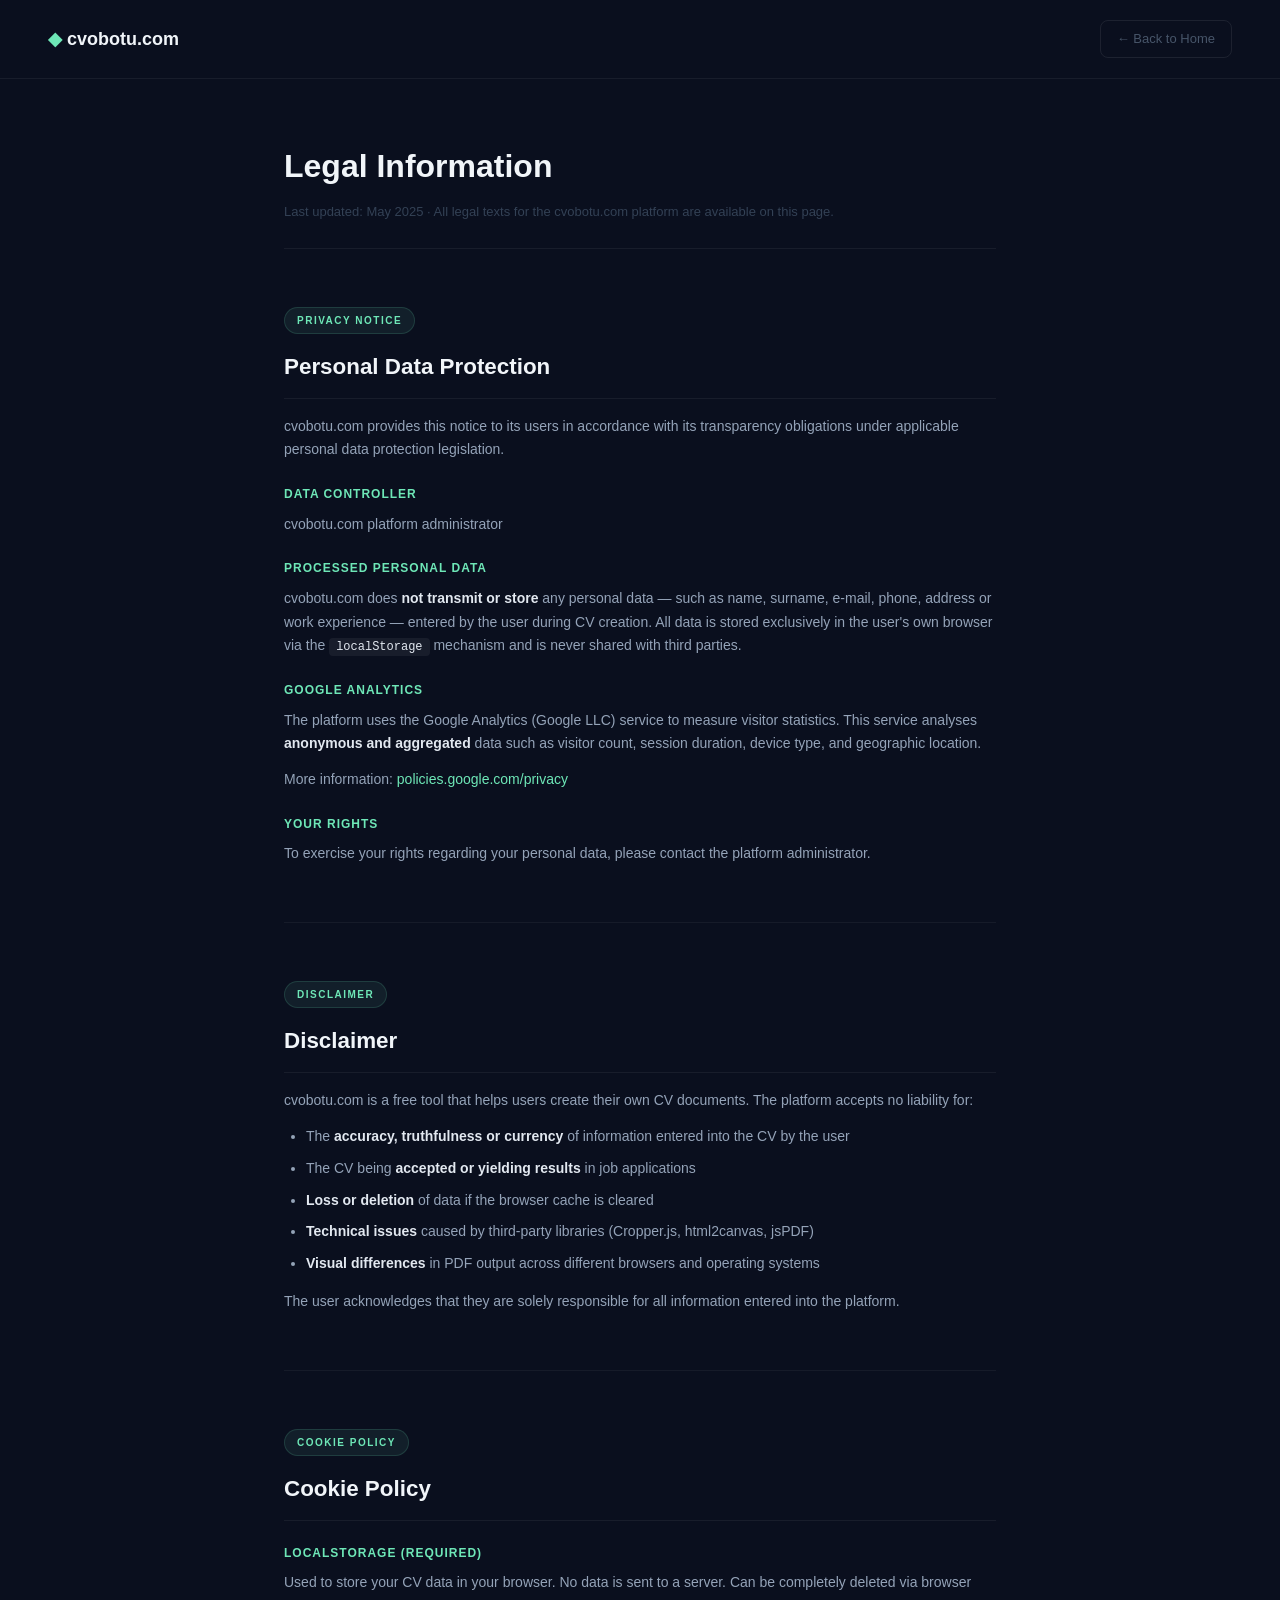
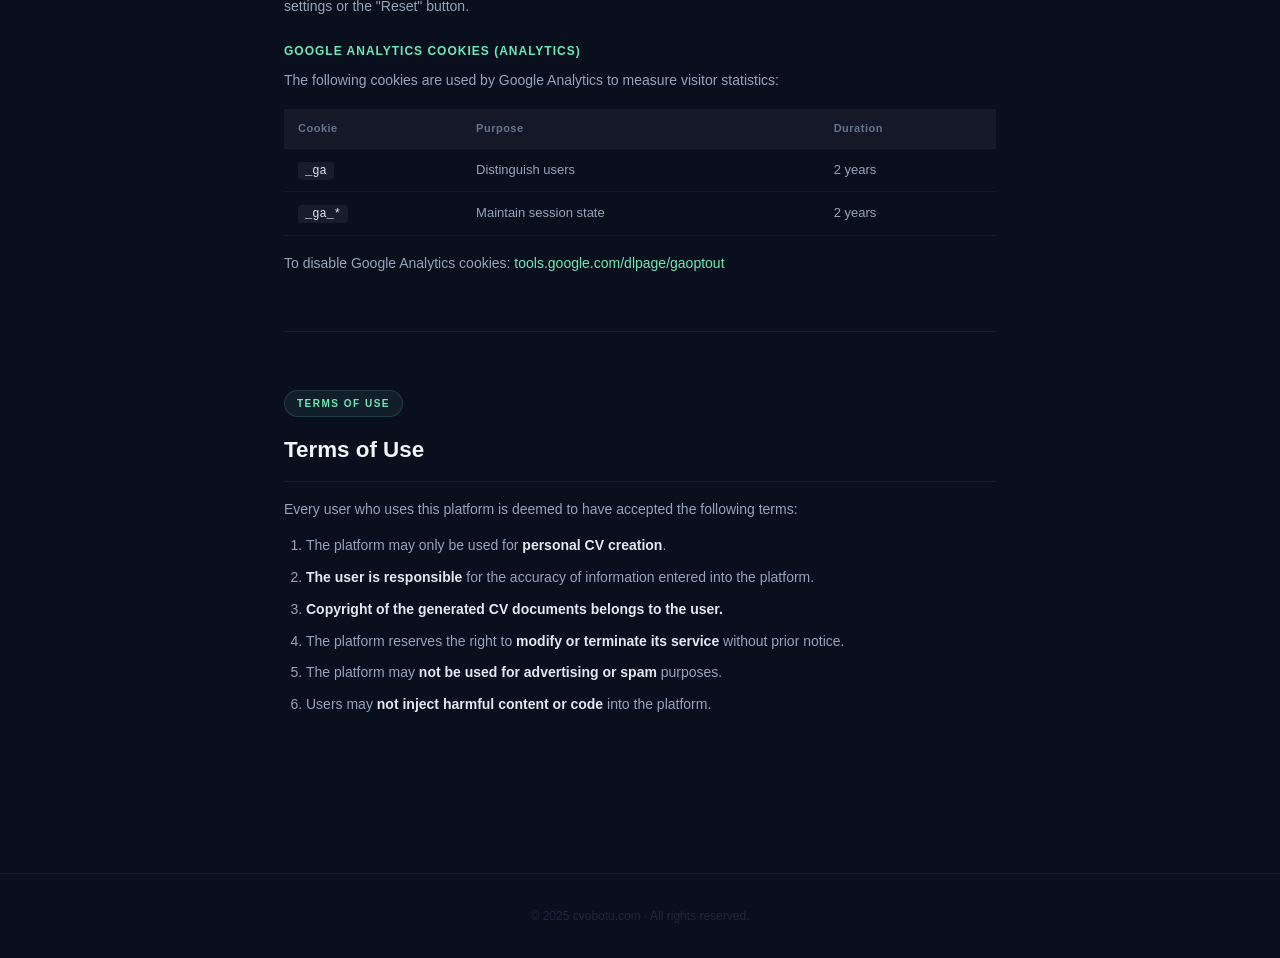
<file: legal.html>
<!DOCTYPE html>
<html lang="tr" id="legalHtmlRoot">
<head>
    <meta charset="UTF-8">
    <meta name="viewport" content="width=device-width, initial-scale=1.0">
    <title id="legalPageTitle">Yasal Bilgiler — cvobotu.com</title>
    <style>
        * { margin: 0; padding: 0; box-sizing: border-box; }
        body {
            font-family: -apple-system, BlinkMacSystemFont, 'Segoe UI', Roboto, Arial, sans-serif;
            background: #0a0f1e;
            color: #94a3b8;
            line-height: 1.7;
        }
        .legal-nav {
            display: flex;
            align-items: center;
            justify-content: space-between;
            padding: 20px 48px;
            border-bottom: 1px solid rgba(255,255,255,0.06);
            position: sticky;
            top: 0;
            background: #0a0f1e;
            z-index: 10;
        }
        .legal-nav-logo {
            font-size: 18px;
            font-weight: 700;
            color: #f1f5f9;
        }
        .legal-nav-logo span { color: #6ee7b7; }
        .legal-nav-back {
            font-size: 13px;
            color: #475569;
            text-decoration: none;
            padding: 7px 16px;
            border: 1px solid rgba(255,255,255,0.08);
            border-radius: 8px;
            transition: all 0.2s;
        }
        .legal-nav-back:hover {
            color: #6ee7b7;
            border-color: rgba(110,231,183,0.3);
        }
        .legal-container {
            max-width: 760px;
            margin: 0 auto;
            padding: 60px 24px 100px;
        }
        .legal-page-title {
            font-size: 2rem;
            font-weight: 800;
            color: #f1f5f9;
            margin-bottom: 8px;
        }
        .legal-page-sub {
            font-size: 13px;
            color: #334155;
            margin-bottom: 56px;
            padding-bottom: 24px;
            border-bottom: 1px solid rgba(255,255,255,0.06);
        }
        .legal-section {
            margin-bottom: 56px;
            scroll-margin-top: 80px;
        }
        .legal-section-badge {
            display: inline-block;
            font-size: 10px;
            font-weight: 700;
            letter-spacing: 1.5px;
            color: #6ee7b7;
            background: rgba(110,231,183,0.08);
            border: 1px solid rgba(110,231,183,0.15);
            padding: 4px 12px;
            border-radius: 20px;
            margin-bottom: 14px;
            text-transform: uppercase;
        }
        .legal-section h2 {
            font-size: 1.4rem;
            font-weight: 700;
            color: #f1f5f9;
            margin-bottom: 16px;
            padding-bottom: 12px;
            border-bottom: 1px solid rgba(255,255,255,0.06);
        }
        .legal-section h3 {
            font-size: 12px;
            font-weight: 700;
            color: #6ee7b7;
            text-transform: uppercase;
            letter-spacing: 1px;
            margin: 22px 0 8px;
        }
        .legal-section p {
            font-size: 14px;
            color: #94a3b8;
            margin-bottom: 12px;
        }
        .legal-section ul,
        .legal-section ol {
            padding-left: 22px;
            margin-bottom: 14px;
        }
        .legal-section li {
            font-size: 14px;
            color: #94a3b8;
            margin-bottom: 8px;
        }
        .legal-section a {
            color: #6ee7b7;
            text-decoration: none;
        }
        .legal-section a:hover {
            text-decoration: underline;
        }
        .legal-section strong {
            color: #e2e8f0;
            font-weight: 600;
        }
        .legal-section code {
            font-size: 12px;
            background: rgba(255,255,255,0.06);
            padding: 2px 7px;
            border-radius: 4px;
            color: #e2e8f0;
            font-family: monospace;
        }
        .legal-table {
            width: 100%;
            border-collapse: collapse;
            margin: 16px 0;
            font-size: 13px;
        }
        .legal-table th {
            text-align: left;
            padding: 10px 14px;
            background: rgba(255,255,255,0.04);
            color: #64748b;
            font-weight: 600;
            font-size: 11px;
            letter-spacing: 0.5px;
            border-bottom: 1px solid rgba(255,255,255,0.06);
        }
        .legal-table td {
            padding: 10px 14px;
            color: #94a3b8;
            border-bottom: 1px solid rgba(255,255,255,0.04);
        }
        .legal-divider {
            border: none;
            border-top: 1px solid rgba(255,255,255,0.05);
            margin: 0 0 56px;
        }
        .legal-footer {
            text-align: center;
            padding: 32px 0;
            border-top: 1px solid rgba(255,255,255,0.05);
            font-size: 12px;
            color: #1e293b;
        }
        @media (max-width: 768px) {
            .legal-nav { padding: 16px 20px; }
            .legal-container { padding: 40px 20px 80px; }
            .legal-page-title { font-size: 1.5rem; }
        }
        [dir="rtl"] .legal-nav { flex-direction: row-reverse; }
        [dir="rtl"] .legal-section ul,
        [dir="rtl"] .legal-section ol { padding-left: 0; padding-right: 22px; }
        [dir="rtl"] .legal-nav-back { direction: rtl; }
    </style>
</head>
<body>

    <nav class="legal-nav">
        <div class="legal-nav-logo"><span>&#9670;</span> cvobotu.com</div>
        <a href="index.html" class="legal-nav-back" id="legalBackLink">← Ana Sayfaya Dön</a>
    </nav>

    <div class="legal-container">

        <h1 class="legal-page-title" id="legalMainTitle">Yasal Bilgiler</h1>
        <p class="legal-page-sub" id="legalPageSub">Son güncelleme: Mayıs 2025 · cvobotu.com platformuna ait tüm yasal metinler bu sayfada yer almaktadır.</p>

        <!-- KVKK -->
        <section class="legal-section" id="kvkk">
            <div class="legal-section-badge" id="badgeKvkk">KVKK Aydınlatma</div>
            <h2 id="titleKvkk">Kişisel Verilerin Korunması</h2>
            <p id="kvkkIntro"></p>
            <h3 id="kvkkH1"></h3>
            <p id="kvkkVeriSorumlusu"></p>
            <h3 id="kvkkH2"></h3>
            <p id="kvkkVeriIsleme"></p>
            <h3 id="kvkkH3"></h3>
            <p id="kvkkAnalytics"></p>
            <p id="kvkkAnalyticsLink"></p>
            <h3 id="kvkkH4"></h3>
            <p id="kvkkHaklar"></p>
        </section>

        <hr class="legal-divider">

        <!-- Sorumluluk -->
        <section class="legal-section" id="sorumluluk">
            <div class="legal-section-badge" id="badgeSorumluluk">Sorumluluk Reddi</div>
            <h2 id="titleSorumluluk">Sorumluluk Reddi Beyanı</h2>
            <p id="sorumlulukIntro"></p>
            <ul id="sorumlulukList"></ul>
            <p id="sorumlulukOutro"></p>
        </section>

        <hr class="legal-divider">

        <!-- Çerez -->
        <section class="legal-section" id="cerez">
            <div class="legal-section-badge" id="badgeCerez">Çerez Politikası</div>
            <h2 id="titleCerez">Çerez (Cookie) Politikası</h2>
            <h3 id="cerezH1"></h3>
            <p id="cerezLocalStorage"></p>
            <h3 id="cerezH2"></h3>
            <p id="cerezGAIntro"></p>
            <table class="legal-table">
                <thead>
                    <tr>
                        <th id="cerezTblCerez">Çerez</th>
                        <th id="cerezTblAmac">Amaç</th>
                        <th id="cerezTblSure">Süre</th>
                    </tr>
                </thead>
                <tbody>
                    <tr>
                        <td><code>_ga</code></td>
                        <td id="cerezGaAmac"></td>
                        <td id="cerezGaSure"></td>
                    </tr>
                    <tr>
                        <td><code>_ga_*</code></td>
                        <td id="cerezGaStarAmac"></td>
                        <td id="cerezGaStarSure"></td>
                    </tr>
                </tbody>
            </table>
            <p id="cerezGAOptout"></p>
        </section>

        <hr class="legal-divider">

        <!-- Kullanım -->
        <section class="legal-section" id="kullanim">
            <div class="legal-section-badge" id="badgeKullanim">Kullanım Koşulları</div>
            <h2 id="titleKullanim">Kullanım Koşulları</h2>
            <p id="kullanimIntro"></p>
            <ol id="kullanimList"></ol>
        </section>

    </div>

    <footer class="legal-footer">
        <p id="legalFooterText">&copy; 2025 cvobotu.com · Tüm hakları saklıdır.</p>
    </footer>

<script>
// ─── Legal Page i18n ───────────────────────────────────────
const LEGAL_LANG_KEY = 'cvBuilderLang';

const legalI18n = {
  tr: {
    pageTitle:        'Yasal Bilgiler — cvobotu.com',
    backLink:         '← Ana Sayfaya Dön',
    mainTitle:        'Yasal Bilgiler',
    pageSub:          'Son güncelleme: Mayıs 2025 · cvobotu.com platformuna ait tüm yasal metinler bu sayfada yer almaktadır.',
    // KVKK
    badgeKvkk:        'KVKK Aydınlatma',
    titleKvkk:        'Kişisel Verilerin Korunması',
    kvkkIntro:        'cvobotu.com, 6698 sayılı Kişisel Verilerin Korunması Kanunu (KVKK) kapsamında aydınlatma yükümlülüğünü yerine getirmek amacıyla bu metni kullanıcılarına sunmaktadır.',
    kvkkH1:           'Veri Sorumlusu',
    kvkkVeriSorumlusu:'cvobotu.com platform yöneticisi',
    kvkkH2:           'İşlenen Kişisel Veriler',
    kvkkVeriIsleme:   'cvobotu.com, kullanıcıların CV oluştururken girdiği ad, soyad, e-posta, telefon, adres ve iş deneyimi gibi kişisel verileri <strong>hiçbir sunucuya göndermez ve depolamaz.</strong> Girilen tüm veriler yalnızca kullanıcının kendi tarayıcısında <code>localStorage</code> mekanizması aracılığıyla saklanır. Bu veriler yalnızca kullanıcının kendi cihazında bulunur ve üçüncü taraflarla paylaşılmaz.',
    kvkkH3:           'Google Analytics',
    kvkkAnalytics:    'Platform, ziyaretçi istatistiklerini ölçmek amacıyla Google Analytics (Google LLC) hizmetini kullanmaktadır. Bu hizmet; ziyaretçi sayısı, oturum süresi, kullanılan cihaz ve coğrafi konum gibi <strong>anonim ve toplu</strong> verileri analiz etmektedir.',
    kvkkAnalyticsLink:'Detaylı bilgi: <a href="https://policies.google.com/privacy" target="_blank">policies.google.com/privacy</a>',
    kvkkH4:           'Haklarınız',
    kvkkHaklar:       'KVKK\'nın 11. maddesi kapsamında kişisel verilerinize ilişkin haklarınızı kullanmak için platform yöneticisi ile iletişime geçebilirsiniz.',
    // Sorumluluk
    badgeSorumluluk:  'Sorumluluk Reddi',
    titleSorumluluk:  'Sorumluluk Reddi Beyanı',
    sorumlulukIntro:  'cvobotu.com, kullanıcıların kendi CV belgelerini oluşturmasına yardımcı olan ücretsiz bir araçtır. Platform aşağıdaki hususlarda sorumluluk kabul etmemektedir:',
    sorumlulukItems:  [
      'Kullanıcı tarafından CV\'ye girilen bilgilerin <strong>doğruluğu, gerçekliği veya güncelliği</strong>',
      'Oluşturulan CV\'nin iş başvurularında <strong>kabul görmesi veya sonuç vermesi</strong>',
      'Tarayıcı önbelleğinin temizlenmesi durumunda verilerin <strong>kaybolması veya silinmesi</strong>',
      'Üçüncü taraf kütüphaneler (Cropper.js, html2canvas, jsPDF) kaynaklı <strong>teknik sorunlar</strong>',
      'Farklı tarayıcı ve işletim sistemlerinde PDF çıktısının <strong>görünüm farklılıkları</strong>'
    ],
    sorumlulukOutro:  'Kullanıcı, platforma girdiği tüm bilgilerin sorumluluğunun kendisine ait olduğunu kabul eder.',
    // Çerez
    badgeCerez:       'Çerez Politikası',
    titleCerez:       'Çerez (Cookie) Politikası',
    cerezH1:          'localStorage (Zorunlu)',
    cerezLocalStorage:'CV verilerinizi tarayıcınızda saklamak için kullanılır. Sunucuya herhangi bir veri gönderilmez. Tarayıcı ayarlarından veya "Sıfırla" butonu aracılığıyla tamamen silinebilir.',
    cerezH2:          'Google Analytics Çerezleri (Analitik)',
    cerezGAIntro:     'Ziyaretçi istatistiklerini ölçmek amacıyla Google Analytics tarafından aşağıdaki çerezler kullanılmaktadır:',
    cerezTblCerez:    'Çerez',
    cerezTblAmac:     'Amaç',
    cerezTblSure:     'Süre',
    cerezGaAmac:      'Kullanıcıları ayırt etmek',
    cerezGaSure:      '2 yıl',
    cerezGaStarAmac:  'Oturum durumunu korumak',
    cerezGaStarSure:  '2 yıl',
    cerezGAOptout:    'Google Analytics çerezlerini devre dışı bırakmak için: <a href="https://tools.google.com/dlpage/gaoptout" target="_blank">tools.google.com/dlpage/gaoptout</a>',
    // Kullanım
    badgeKullanim:    'Kullanım Koşulları',
    titleKullanim:    'Kullanım Koşulları',
    kullanimIntro:    'Bu platformu kullanan her kullanıcı aşağıdaki koşulları kabul etmiş sayılır:',
    kullanimItems:    [
      'Platform yalnızca <strong>kişisel CV oluşturma</strong> amacıyla kullanılabilir.',
      'Platforma girilen bilgilerin doğruluğundan <strong>kullanıcı sorumludur.</strong>',
      'Oluşturulan CV belgeleri üzerindeki <strong>telif hakkı kullanıcıya aittir.</strong>',
      'Platform, önceden haber vermeksizin <strong>hizmetini değiştirme veya sonlandırma</strong> hakkını saklı tutar.',
      'Platform <strong>reklam veya spam</strong> amacıyla kullanılamaz.',
      'Kullanıcılar platforma <strong>zararlı içerik veya kod</strong> enjekte edemez.'
    ],
    // Footer
    footerText:       '© 2025 cvobotu.com · Tüm hakları saklıdır.'
  },

  en: {
    pageTitle:        'Legal Information — cvobotu.com',
    backLink:         '← Back to Home',
    mainTitle:        'Legal Information',
    pageSub:          'Last updated: May 2025 · All legal texts for the cvobotu.com platform are available on this page.',
    badgeKvkk:        'Privacy Notice',
    titleKvkk:        'Personal Data Protection',
    kvkkIntro:        'cvobotu.com provides this notice to its users in accordance with its transparency obligations under applicable personal data protection legislation.',
    kvkkH1:           'Data Controller',
    kvkkVeriSorumlusu:'cvobotu.com platform administrator',
    kvkkH2:           'Processed Personal Data',
    kvkkVeriIsleme:   'cvobotu.com does <strong>not transmit or store</strong> any personal data — such as name, surname, e-mail, phone, address or work experience — entered by the user during CV creation. All data is stored exclusively in the user\'s own browser via the <code>localStorage</code> mechanism and is never shared with third parties.',
    kvkkH3:           'Google Analytics',
    kvkkAnalytics:    'The platform uses the Google Analytics (Google LLC) service to measure visitor statistics. This service analyses <strong>anonymous and aggregated</strong> data such as visitor count, session duration, device type, and geographic location.',
    kvkkAnalyticsLink:'More information: <a href="https://policies.google.com/privacy" target="_blank">policies.google.com/privacy</a>',
    kvkkH4:           'Your Rights',
    kvkkHaklar:       'To exercise your rights regarding your personal data, please contact the platform administrator.',
    badgeSorumluluk:  'Disclaimer',
    titleSorumluluk:  'Disclaimer',
    sorumlulukIntro:  'cvobotu.com is a free tool that helps users create their own CV documents. The platform accepts no liability for:',
    sorumlulukItems:  [
      'The <strong>accuracy, truthfulness or currency</strong> of information entered into the CV by the user',
      'The CV being <strong>accepted or yielding results</strong> in job applications',
      '<strong>Loss or deletion</strong> of data if the browser cache is cleared',
      '<strong>Technical issues</strong> caused by third-party libraries (Cropper.js, html2canvas, jsPDF)',
      '<strong>Visual differences</strong> in PDF output across different browsers and operating systems'
    ],
    sorumlulukOutro:  'The user acknowledges that they are solely responsible for all information entered into the platform.',
    badgeCerez:       'Cookie Policy',
    titleCerez:       'Cookie Policy',
    cerezH1:          'localStorage (Required)',
    cerezLocalStorage:'Used to store your CV data in your browser. No data is sent to a server. Can be completely deleted via browser settings or the "Reset" button.',
    cerezH2:          'Google Analytics Cookies (Analytics)',
    cerezGAIntro:     'The following cookies are used by Google Analytics to measure visitor statistics:',
    cerezTblCerez:    'Cookie',
    cerezTblAmac:     'Purpose',
    cerezTblSure:     'Duration',
    cerezGaAmac:      'Distinguish users',
    cerezGaSure:      '2 years',
    cerezGaStarAmac:  'Maintain session state',
    cerezGaStarSure:  '2 years',
    cerezGAOptout:    'To disable Google Analytics cookies: <a href="https://tools.google.com/dlpage/gaoptout" target="_blank">tools.google.com/dlpage/gaoptout</a>',
    badgeKullanim:    'Terms of Use',
    titleKullanim:    'Terms of Use',
    kullanimIntro:    'Every user who uses this platform is deemed to have accepted the following terms:',
    kullanimItems:    [
      'The platform may only be used for <strong>personal CV creation</strong>.',
      '<strong>The user is responsible</strong> for the accuracy of information entered into the platform.',
      '<strong>Copyright of the generated CV documents belongs to the user.</strong>',
      'The platform reserves the right to <strong>modify or terminate its service</strong> without prior notice.',
      'The platform may <strong>not be used for advertising or spam</strong> purposes.',
      'Users may <strong>not inject harmful content or code</strong> into the platform.'
    ],
    footerText:       '© 2025 cvobotu.com · All rights reserved.'
  },

  de: {
    pageTitle:        'Rechtliche Informationen — cvobotu.com',
    backLink:         '← Zurück zur Startseite',
    mainTitle:        'Rechtliche Informationen',
    pageSub:          'Letzte Aktualisierung: Mai 2025 · Alle rechtlichen Texte der cvobotu.com-Plattform sind auf dieser Seite verfügbar.',
    badgeKvkk:        'Datenschutzhinweis',
    titleKvkk:        'Schutz personenbezogener Daten',
    kvkkIntro:        'cvobotu.com stellt diesen Hinweis seinen Nutzern zur Verfügung, um seinen Transparenzpflichten gemäß den geltenden Datenschutzgesetzen nachzukommen.',
    kvkkH1:           'Verantwortlicher',
    kvkkVeriSorumlusu:'cvobotu.com-Plattformadministrator',
    kvkkH2:           'Verarbeitete personenbezogene Daten',
    kvkkVeriIsleme:   'cvobotu.com <strong>überträgt oder speichert keine</strong> personenbezogenen Daten — wie Name, Vorname, E-Mail, Telefon, Adresse oder Berufserfahrung — die der Nutzer bei der CV-Erstellung eingibt. Alle Daten werden ausschließlich im Browser des Nutzers über den <code>localStorage</code>-Mechanismus gespeichert und niemals an Dritte weitergegeben.',
    kvkkH3:           'Google Analytics',
    kvkkAnalytics:    'Die Plattform nutzt den Dienst Google Analytics (Google LLC) zur Messung von Besucherstatistiken. Dieser Dienst analysiert <strong>anonyme und aggregierte</strong> Daten wie Besucherzahl, Sitzungsdauer, Gerätetyp und geografischen Standort.',
    kvkkAnalyticsLink:'Weitere Informationen: <a href="https://policies.google.com/privacy" target="_blank">policies.google.com/privacy</a>',
    kvkkH4:           'Ihre Rechte',
    kvkkHaklar:       'Um Ihre Rechte bezüglich Ihrer personenbezogenen Daten auszuüben, wenden Sie sich bitte an den Plattformadministrator.',
    badgeSorumluluk:  'Haftungsausschluss',
    titleSorumluluk:  'Haftungsausschluss',
    sorumlulukIntro:  'cvobotu.com ist ein kostenloses Tool, das Nutzern hilft, ihre eigenen Lebenslauf-Dokumente zu erstellen. Die Plattform übernimmt keine Haftung für:',
    sorumlulukItems:  [
      '<strong>Richtigkeit, Wahrheit oder Aktualität</strong> der vom Nutzer im Lebenslauf eingegebenen Informationen',
      'Annahme oder <strong>Erfolg des Lebenslaufs</strong> bei Bewerbungen',
      '<strong>Verlust oder Löschung</strong> von Daten bei Leerung des Browser-Caches',
      '<strong>Technische Probleme</strong> durch Drittanbieter-Bibliotheken (Cropper.js, html2canvas, jsPDF)',
      '<strong>Visuelle Unterschiede</strong> in der PDF-Ausgabe zwischen verschiedenen Browsern und Betriebssystemen'
    ],
    sorumlulukOutro:  'Der Nutzer erkennt an, dass er allein für alle in die Plattform eingegebenen Informationen verantwortlich ist.',
    badgeCerez:       'Cookie-Richtlinie',
    titleCerez:       'Cookie-Richtlinie',
    cerezH1:          'localStorage (Erforderlich)',
    cerezLocalStorage:'Wird verwendet, um Ihre CV-Daten im Browser zu speichern. Es werden keine Daten an einen Server gesendet. Kann über die Browser-Einstellungen oder die Schaltfläche „Zurücksetzen" vollständig gelöscht werden.',
    cerezH2:          'Google Analytics Cookies (Analytisch)',
    cerezGAIntro:     'Die folgenden Cookies werden von Google Analytics zur Messung von Besucherstatistiken verwendet:',
    cerezTblCerez:    'Cookie',
    cerezTblAmac:     'Zweck',
    cerezTblSure:     'Dauer',
    cerezGaAmac:      'Nutzer unterscheiden',
    cerezGaSure:      '2 Jahre',
    cerezGaStarAmac:  'Sitzungsstatus aufrechterhalten',
    cerezGaStarSure:  '2 Jahre',
    cerezGAOptout:    'Um Google Analytics Cookies zu deaktivieren: <a href="https://tools.google.com/dlpage/gaoptout" target="_blank">tools.google.com/dlpage/gaoptout</a>',
    badgeKullanim:    'Nutzungsbedingungen',
    titleKullanim:    'Nutzungsbedingungen',
    kullanimIntro:    'Jeder Nutzer, der diese Plattform verwendet, gilt als Akzeptant der folgenden Bedingungen:',
    kullanimItems:    [
      'Die Plattform darf nur zur <strong>persönlichen Lebenslauf-Erstellung</strong> genutzt werden.',
      '<strong>Der Nutzer ist verantwortlich</strong> für die Richtigkeit der eingegebenen Informationen.',
      '<strong>Das Urheberrecht der erstellten Lebensläufe liegt beim Nutzer.</strong>',
      'Die Plattform behält sich das Recht vor, ihren <strong>Dienst ohne vorherige Ankündigung zu ändern oder einzustellen</strong>.',
      'Die Plattform darf <strong>nicht für Werbung oder Spam</strong> verwendet werden.',
      'Nutzer dürfen <strong>keine schädlichen Inhalte oder Code</strong> in die Plattform einschleusen.'
    ],
    footerText:       '© 2025 cvobotu.com · Alle Rechte vorbehalten.'
  },

  nl: {
    pageTitle:        'Juridische Informatie — cvobotu.com',
    backLink:         '← Terug naar Home',
    mainTitle:        'Juridische Informatie',
    pageSub:          'Laatste update: mei 2025 · Alle juridische teksten van het cvobotu.com-platform zijn op deze pagina beschikbaar.',
    badgeKvkk:        'Privacyverklaring',
    titleKvkk:        'Bescherming van persoonsgegevens',
    kvkkIntro:        'cvobotu.com biedt zijn gebruikers deze kennisgeving aan om te voldoen aan transparantieverplichtingen onder de toepasselijke wetgeving inzake gegevensbescherming.',
    kvkkH1:           'Verwerkingsverantwoordelijke',
    kvkkVeriSorumlusu:'cvobotu.com platformbeheerder',
    kvkkH2:           'Verwerkte persoonsgegevens',
    kvkkVeriIsleme:   'cvobotu.com <strong>verzendt of slaat geen</strong> persoonsgegevens op — zoals naam, achternaam, e-mail, telefoon, adres of werkervaring — die de gebruiker invoert bij het aanmaken van een cv. Alle gegevens worden uitsluitend opgeslagen in de eigen browser van de gebruiker via het <code>localStorage</code>-mechanisme en worden nooit gedeeld met derden.',
    kvkkH3:           'Google Analytics',
    kvkkAnalytics:    'Het platform gebruikt de dienst Google Analytics (Google LLC) om bezoekersstatistieken te meten. Deze dienst analyseert <strong>anonieme en geaggregeerde</strong> gegevens zoals het aantal bezoekers, sessieduur, apparaattype en geografische locatie.',
    kvkkAnalyticsLink:'Meer informatie: <a href="https://policies.google.com/privacy" target="_blank">policies.google.com/privacy</a>',
    kvkkH4:           'Uw rechten',
    kvkkHaklar:       'Neem contact op met de platformbeheerder om uw rechten met betrekking tot uw persoonsgegevens uit te oefenen.',
    badgeSorumluluk:  'Aansprakelijkheidsbeperking',
    titleSorumluluk:  'Aansprakelijkheidsbeperkingsverklaring',
    sorumlulukIntro:  'cvobotu.com is een gratis tool die gebruikers helpt hun eigen cv-documenten te maken. Het platform aanvaardt geen aansprakelijkheid voor:',
    sorumlulukItems:  [
      'De <strong>juistheid, waarheidsgetrouwheid of actualiteit</strong> van informatie die de gebruiker in het cv invoert',
      'Dat het cv <strong>wordt geaccepteerd of resultaat oplevert</strong> bij sollicitaties',
      '<strong>Verlies of verwijdering</strong> van gegevens als de browsercache wordt gewist',
      '<strong>Technische problemen</strong> veroorzaakt door bibliotheken van derden (Cropper.js, html2canvas, jsPDF)',
      '<strong>Visuele verschillen</strong> in PDF-uitvoer tussen verschillende browsers en besturingssystemen'
    ],
    sorumlulukOutro:  'De gebruiker erkent dat hij/zij volledig verantwoordelijk is voor alle informatie die in het platform is ingevoerd.',
    badgeCerez:       'Cookiebeleid',
    titleCerez:       'Cookiebeleid',
    cerezH1:          'localStorage (Verplicht)',
    cerezLocalStorage:'Wordt gebruikt om uw cv-gegevens in uw browser op te slaan. Er worden geen gegevens naar een server verzonden. Kan volledig worden verwijderd via de browserinstellingen of de knop "Opnieuw instellen".',
    cerezH2:          'Google Analytics Cookies (Analytisch)',
    cerezGAIntro:     'De volgende cookies worden door Google Analytics gebruikt om bezoekersstatistieken te meten:',
    cerezTblCerez:    'Cookie',
    cerezTblAmac:     'Doel',
    cerezTblSure:     'Duur',
    cerezGaAmac:      'Gebruikers onderscheiden',
    cerezGaSure:      '2 jaar',
    cerezGaStarAmac:  'Sessiestatus bijhouden',
    cerezGaStarSure:  '2 jaar',
    cerezGAOptout:    'Om Google Analytics cookies uit te schakelen: <a href="https://tools.google.com/dlpage/gaoptout" target="_blank">tools.google.com/dlpage/gaoptout</a>',
    badgeKullanim:    'Gebruiksvoorwaarden',
    titleKullanim:    'Gebruiksvoorwaarden',
    kullanimIntro:    'Elke gebruiker die dit platform gebruikt, wordt geacht de volgende voorwaarden te hebben aanvaard:',
    kullanimItems:    [
      'Het platform mag alleen worden gebruikt voor <strong>persoonlijke cv-aanmaak</strong>.',
      '<strong>De gebruiker is verantwoordelijk</strong> voor de juistheid van de ingevoerde informatie.',
      '<strong>Het auteursrecht op de gegenereerde cv-documenten berust bij de gebruiker.</strong>',
      'Het platform behoudt zich het recht voor om <strong>zijn dienst zonder voorafgaande kennisgeving te wijzigen of te beëindigen</strong>.',
      'Het platform mag <strong>niet worden gebruikt voor reclame of spam</strong>.',
      'Gebruikers mogen <strong>geen schadelijke inhoud of code</strong> in het platform injecteren.'
    ],
    footerText:       '© 2025 cvobotu.com · Alle rechten voorbehouden.'
  },

  fr: {
    pageTitle:        'Informations légales — cvobotu.com',
    backLink:         '← Retour à l\'accueil',
    mainTitle:        'Informations légales',
    pageSub:          'Dernière mise à jour : mai 2025 · Tous les textes légaux de la plateforme cvobotu.com sont disponibles sur cette page.',
    badgeKvkk:        'Politique de confidentialité',
    titleKvkk:        'Protection des données personnelles',
    kvkkIntro:        'cvobotu.com met cette notice à disposition de ses utilisateurs afin de remplir ses obligations de transparence en vertu de la législation applicable en matière de protection des données.',
    kvkkH1:           'Responsable du traitement',
    kvkkVeriSorumlusu:'Administrateur de la plateforme cvobotu.com',
    kvkkH2:           'Données personnelles traitées',
    kvkkVeriIsleme:   'cvobotu.com <strong>ne transmet ni ne stocke</strong> aucune donnée personnelle — telle que le nom, le prénom, l\'e-mail, le téléphone, l\'adresse ou l\'expérience professionnelle — saisie par l\'utilisateur lors de la création du CV. Toutes les données sont stockées exclusivement dans le navigateur de l\'utilisateur via le mécanisme <code>localStorage</code> et ne sont jamais partagées avec des tiers.',
    kvkkH3:           'Google Analytics',
    kvkkAnalytics:    'La plateforme utilise le service Google Analytics (Google LLC) pour mesurer les statistiques des visiteurs. Ce service analyse des données <strong>anonymes et agrégées</strong> telles que le nombre de visiteurs, la durée de session, le type d\'appareil et la localisation géographique.',
    kvkkAnalyticsLink:'Plus d\'informations : <a href="https://policies.google.com/privacy" target="_blank">policies.google.com/privacy</a>',
    kvkkH4:           'Vos droits',
    kvkkHaklar:       'Pour exercer vos droits relatifs à vos données personnelles, veuillez contacter l\'administrateur de la plateforme.',
    badgeSorumluluk:  'Clause de non-responsabilité',
    titleSorumluluk:  'Clause de non-responsabilité',
    sorumlulukIntro:  'cvobotu.com est un outil gratuit qui aide les utilisateurs à créer leurs propres documents CV. La plateforme décline toute responsabilité concernant :',
    sorumlulukItems:  [
      'L\'<strong>exactitude, la véracité ou l\'actualité</strong> des informations saisies dans le CV par l\'utilisateur',
      'L\'<strong>acceptation ou le résultat</strong> du CV lors de candidatures',
      'La <strong>perte ou suppression</strong> de données en cas de vidage du cache du navigateur',
      'Les <strong>problèmes techniques</strong> causés par des bibliothèques tierces (Cropper.js, html2canvas, jsPDF)',
      'Les <strong>différences visuelles</strong> dans le rendu PDF entre différents navigateurs et systèmes d\'exploitation'
    ],
    sorumlulukOutro:  'L\'utilisateur reconnaît être seul responsable de toutes les informations saisies sur la plateforme.',
    badgeCerez:       'Politique de cookies',
    titleCerez:       'Politique de cookies',
    cerezH1:          'localStorage (Obligatoire)',
    cerezLocalStorage:'Utilisé pour stocker vos données de CV dans votre navigateur. Aucune donnée n\'est envoyée à un serveur. Peut être entièrement supprimé via les paramètres du navigateur ou le bouton « Réinitialiser ».',
    cerezH2:          'Cookies Google Analytics (Analytiques)',
    cerezGAIntro:     'Les cookies suivants sont utilisés par Google Analytics pour mesurer les statistiques des visiteurs :',
    cerezTblCerez:    'Cookie',
    cerezTblAmac:     'Finalité',
    cerezTblSure:     'Durée',
    cerezGaAmac:      'Distinguer les utilisateurs',
    cerezGaSure:      '2 ans',
    cerezGaStarAmac:  'Maintenir l\'état de session',
    cerezGaStarSure:  '2 ans',
    cerezGAOptout:    'Pour désactiver les cookies Google Analytics : <a href="https://tools.google.com/dlpage/gaoptout" target="_blank">tools.google.com/dlpage/gaoptout</a>',
    badgeKullanim:    'Conditions d\'utilisation',
    titleKullanim:    'Conditions d\'utilisation',
    kullanimIntro:    'Tout utilisateur de cette plateforme est réputé avoir accepté les conditions suivantes :',
    kullanimItems:    [
      'La plateforme ne peut être utilisée qu\'à des fins de <strong>création personnelle de CV</strong>.',
      '<strong>L\'utilisateur est responsable</strong> de l\'exactitude des informations saisies sur la plateforme.',
      '<strong>Les droits d\'auteur sur les CV générés appartiennent à l\'utilisateur.</strong>',
      'La plateforme se réserve le droit de <strong>modifier ou d\'interrompre son service sans préavis</strong>.',
      'La plateforme ne peut <strong>pas être utilisée à des fins publicitaires ou de spam</strong>.',
      'Les utilisateurs ne peuvent <strong>pas injecter de contenu ou de code malveillant</strong> dans la plateforme.'
    ],
    footerText:       '© 2025 cvobotu.com · Tous droits réservés.'
  },

  ar: {
    pageTitle:        'المعلومات القانونية — cvobotu.com',
    backLink:         '→ العودة إلى الصفحة الرئيسية',
    mainTitle:        'المعلومات القانونية',
    pageSub:          'آخر تحديث: مايو 2025 · جميع النصوص القانونية لمنصة cvobotu.com متاحة في هذه الصفحة.',
    badgeKvkk:        'إشعار الخصوصية',
    titleKvkk:        'حماية البيانات الشخصية',
    kvkkIntro:        'تقدم cvobotu.com هذا الإشعار لمستخدميها للوفاء بالتزامات الشفافية وفقًا للتشريعات المعمول بها في مجال حماية البيانات.',
    kvkkH1:           'المتحكم في البيانات',
    kvkkVeriSorumlusu:'مسؤول منصة cvobotu.com',
    kvkkH2:           'البيانات الشخصية المعالجة',
    kvkkVeriIsleme:   'لا <strong>تُرسل cvobotu.com أو تخزّن</strong> أي بيانات شخصية — كالاسم والبريد الإلكتروني والهاتف والعنوان والخبرات المهنية — يُدخلها المستخدم أثناء إنشاء السيرة الذاتية. تُخزَّن جميع البيانات حصريًا في متصفح المستخدم عبر آلية <code>localStorage</code> ولا تُشارَك أبدًا مع أطراف ثالثة.',
    kvkkH3:           'Google Analytics',
    kvkkAnalytics:    'تستخدم المنصة خدمة Google Analytics (Google LLC) لقياس إحصاءات الزوار. تحلّل هذه الخدمة بيانات <strong>مجهولة ومجمّعة</strong> مثل عدد الزوار ومدة الجلسة ونوع الجهاز والموقع الجغرافي.',
    kvkkAnalyticsLink:'لمزيد من المعلومات: <a href="https://policies.google.com/privacy" target="_blank">policies.google.com/privacy</a>',
    kvkkH4:           'حقوقك',
    kvkkHaklar:       'للمطالبة بحقوقك المتعلقة ببياناتك الشخصية، يرجى التواصل مع مسؤول المنصة.',
    badgeSorumluluk:  'إخلاء المسؤولية',
    titleSorumluluk:  'إخلاء المسؤولية',
    sorumlulukIntro:  'cvobotu.com هو أداة مجانية تساعد المستخدمين على إنشاء وثائق سيرتهم الذاتية. لا تتحمل المنصة أي مسؤولية عن:',
    sorumlulukItems:  [
      '<strong>دقة أو صحة أو حداثة</strong> المعلومات التي يُدخلها المستخدم في السيرة الذاتية',
      '<strong>قبول السيرة الذاتية أو تحقيقها نتائج</strong> في طلبات التوظيف',
      '<strong>فقدان أو حذف</strong> البيانات عند مسح ذاكرة التخزين المؤقت للمتصفح',
      '<strong>مشكلات تقنية</strong> ناجمة عن مكتبات طرف ثالث (Cropper.js، html2canvas، jsPDF)',
      '<strong>اختلافات بصرية</strong> في مخرجات PDF بين المتصفحات وأنظمة التشغيل المختلفة'
    ],
    sorumlulukOutro:  'يقرّ المستخدم بأنه يتحمل المسؤولية الكاملة عن جميع المعلومات التي أدخلها في المنصة.',
    badgeCerez:       'سياسة ملفات تعريف الارتباط',
    titleCerez:       'سياسة ملفات تعريف الارتباط (Cookies)',
    cerezH1:          'localStorage (إلزامي)',
    cerezLocalStorage:'يُستخدم لتخزين بيانات سيرتك الذاتية في متصفحك. لا تُرسَل أي بيانات إلى خادم. يمكن حذفه بالكامل عبر إعدادات المتصفح أو زر "إعادة تعيين".',
    cerezH2:          'ملفات تعريف ارتباط Google Analytics (تحليلية)',
    cerezGAIntro:     'تستخدم Google Analytics ملفات تعريف الارتباط التالية لقياس إحصاءات الزوار:',
    cerezTblCerez:    'ملف تعريف الارتباط',
    cerezTblAmac:     'الغرض',
    cerezTblSure:     'المدة',
    cerezGaAmac:      'تمييز المستخدمين',
    cerezGaSure:      'سنتان',
    cerezGaStarAmac:  'الحفاظ على حالة الجلسة',
    cerezGaStarSure:  'سنتان',
    cerezGAOptout:    'لإلغاء تفعيل ملفات تعريف ارتباط Google Analytics: <a href="https://tools.google.com/dlpage/gaoptout" target="_blank">tools.google.com/dlpage/gaoptout</a>',
    badgeKullanim:    'شروط الاستخدام',
    titleKullanim:    'شروط الاستخدام',
    kullanimIntro:    'يُعدّ كل مستخدم لهذه المنصة موافقًا على الشروط التالية:',
    kullanimItems:    [
      'لا يجوز استخدام المنصة إلا لأغراض <strong>إنشاء السيرة الذاتية الشخصية</strong>.',
      '<strong>المستخدم مسؤول</strong> عن دقة المعلومات التي يُدخلها في المنصة.',
      '<strong>حقوق التأليف والنشر للسيرة الذاتية المُنشأة تعود للمستخدم.</strong>',
      'تحتفظ المنصة بالحق في <strong>تعديل خدمتها أو إيقافها دون إشعار مسبق</strong>.',
      'لا يجوز استخدام المنصة <strong>لأغراض إعلانية أو البريد المزعج</strong>.',
      'لا يجوز للمستخدمين <strong>حقن محتوى أو كود ضار</strong> في المنصة.'
    ],
    footerText:       '© 2025 cvobotu.com · جميع الحقوق محفوظة.'
  },

  ru: {
    pageTitle:        'Правовая информация — cvobotu.com',
    backLink:         '← Вернуться на главную',
    mainTitle:        'Правовая информация',
    pageSub:          'Последнее обновление: май 2025 г. · Все правовые тексты платформы cvobotu.com представлены на этой странице.',
    badgeKvkk:        'Уведомление о конфиденциальности',
    titleKvkk:        'Защита персональных данных',
    kvkkIntro:        'cvobotu.com предоставляет пользователям данное уведомление во исполнение обязательств по прозрачности в соответствии с применимым законодательством о защите данных.',
    kvkkH1:           'Контролёр данных',
    kvkkVeriSorumlusu:'Администратор платформы cvobotu.com',
    kvkkH2:           'Обрабатываемые персональные данные',
    kvkkVeriIsleme:   'cvobotu.com <strong>не передаёт и не хранит</strong> персональные данные — такие как имя, фамилия, электронная почта, телефон, адрес или опыт работы — вводимые пользователем при создании резюме. Все данные хранятся исключительно в браузере пользователя посредством механизма <code>localStorage</code> и никогда не передаются третьим лицам.',
    kvkkH3:           'Google Analytics',
    kvkkAnalytics:    'Платформа использует сервис Google Analytics (Google LLC) для измерения статистики посетителей. Сервис анализирует <strong>анонимные и агрегированные</strong> данные, такие как количество посетителей, продолжительность сессии, тип устройства и геолокация.',
    kvkkAnalyticsLink:'Подробнее: <a href="https://policies.google.com/privacy" target="_blank">policies.google.com/privacy</a>',
    kvkkH4:           'Ваши права',
    kvkkHaklar:       'Для реализации ваших прав в отношении персональных данных обратитесь к администратору платформы.',
    badgeSorumluluk:  'Отказ от ответственности',
    titleSorumluluk:  'Отказ от ответственности',
    sorumlulukIntro:  'cvobotu.com — бесплатный инструмент для создания резюме. Платформа не несёт ответственности за:',
    sorumlulukItems:  [
      '<strong>Точность, достоверность или актуальность</strong> информации, введённой пользователем в резюме',
      '<strong>Принятие резюме или получение результата</strong> при трудоустройстве',
      '<strong>Потерю или удаление</strong> данных при очистке кэша браузера',
      '<strong>Технические проблемы</strong>, вызванные сторонними библиотеками (Cropper.js, html2canvas, jsPDF)',
      '<strong>Визуальные различия</strong> в PDF-выводе между разными браузерами и ОС'
    ],
    sorumlulukOutro:  'Пользователь принимает на себя полную ответственность за всю информацию, введённую на платформе.',
    badgeCerez:       'Политика файлов cookie',
    titleCerez:       'Политика файлов cookie',
    cerezH1:          'localStorage (Обязательно)',
    cerezLocalStorage:'Используется для хранения данных резюме в вашем браузере. Данные не отправляются на сервер. Можно полностью удалить через настройки браузера или кнопку «Сбросить».',
    cerezH2:          'Файлы cookie Google Analytics (Аналитические)',
    cerezGAIntro:     'Следующие файлы cookie используются Google Analytics для измерения статистики посетителей:',
    cerezTblCerez:    'Cookie',
    cerezTblAmac:     'Назначение',
    cerezTblSure:     'Срок',
    cerezGaAmac:      'Различать пользователей',
    cerezGaSure:      '2 года',
    cerezGaStarAmac:  'Поддерживать состояние сессии',
    cerezGaStarSure:  '2 года',
    cerezGAOptout:    'Для отключения файлов cookie Google Analytics: <a href="https://tools.google.com/dlpage/gaoptout" target="_blank">tools.google.com/dlpage/gaoptout</a>',
    badgeKullanim:    'Условия использования',
    titleKullanim:    'Условия использования',
    kullanimIntro:    'Каждый пользователь, использующий эту платформу, считается принявшим следующие условия:',
    kullanimItems:    [
      'Платформа может использоваться только в целях <strong>создания личного резюме</strong>.',
      '<strong>Пользователь несёт ответственность</strong> за достоверность введённых данных.',
      '<strong>Авторские права на созданные резюме принадлежат пользователю.</strong>',
      'Платформа оставляет за собой право <strong>изменить или прекратить работу сервиса без предварительного уведомления</strong>.',
      'Платформа <strong>не может использоваться в рекламных целях или для спама</strong>.',
      'Пользователи <strong>не вправе внедрять вредоносный контент или код</strong> на платформу.'
    ],
    footerText:       '© 2025 cvobotu.com · Все права защищены.'
  }
};

// ─── Dil tespit & uygulama ─────────────────────────────────
function legalGetLang() {
  const stored = localStorage.getItem(LEGAL_LANG_KEY);
  if (stored && legalI18n[stored]) return stored;
  const browser = (navigator.language || 'tr').split('-')[0].toLowerCase();
  return legalI18n[browser] ? browser : 'tr';
}

function legalSetInner(id, html) {
  const el = document.getElementById(id);
  if (el) el.innerHTML = html;
}

function legalBuildList(ulId, items, tag) {
  const el = document.getElementById(ulId);
  if (!el) return;
  el.innerHTML = items.map(i => `<li>${i}</li>`).join('');
}

function legalUiGuncelle() {
  const lang = legalGetLang();
  const d    = legalI18n[lang];
  if (!d) return;

  // RTL
  const root = document.getElementById('legalHtmlRoot');
  if (root) {
    root.setAttribute('lang', lang);
    root.setAttribute('dir', lang === 'ar' ? 'rtl' : 'ltr');
  }

  // <title>
  document.title = d.pageTitle;

  // Statik elemanlar
  legalSetInner('legalPageTitle',   d.pageTitle);
  legalSetInner('legalBackLink',    d.backLink);
  legalSetInner('legalMainTitle',   d.mainTitle);
  legalSetInner('legalPageSub',     d.pageSub);
  // KVKK
  legalSetInner('badgeKvkk',        d.badgeKvkk);
  legalSetInner('titleKvkk',        d.titleKvkk);
  legalSetInner('kvkkIntro',        d.kvkkIntro);
  legalSetInner('kvkkH1',           d.kvkkH1);
  legalSetInner('kvkkVeriSorumlusu',d.kvkkVeriSorumlusu);
  legalSetInner('kvkkH2',           d.kvkkH2);
  legalSetInner('kvkkVeriIsleme',   d.kvkkVeriIsleme);
  legalSetInner('kvkkH3',           d.kvkkH3);
  legalSetInner('kvkkAnalytics',    d.kvkkAnalytics);
  legalSetInner('kvkkAnalyticsLink',d.kvkkAnalyticsLink);
  legalSetInner('kvkkH4',           d.kvkkH4);
  legalSetInner('kvkkHaklar',       d.kvkkHaklar);
  // Sorumluluk
  legalSetInner('badgeSorumluluk',  d.badgeSorumluluk);
  legalSetInner('titleSorumluluk',  d.titleSorumluluk);
  legalSetInner('sorumlulukIntro',  d.sorumlulukIntro);
  legalBuildList('sorumlulukList',  d.sorumlulukItems, 'ul');
  legalSetInner('sorumlulukOutro',  d.sorumlulukOutro);
  // Çerez
  legalSetInner('badgeCerez',       d.badgeCerez);
  legalSetInner('titleCerez',       d.titleCerez);
  legalSetInner('cerezH1',          d.cerezH1);
  legalSetInner('cerezLocalStorage',d.cerezLocalStorage);
  legalSetInner('cerezH2',          d.cerezH2);
  legalSetInner('cerezGAIntro',     d.cerezGAIntro);
  legalSetInner('cerezTblCerez',    d.cerezTblCerez);
  legalSetInner('cerezTblAmac',     d.cerezTblAmac);
  legalSetInner('cerezTblSure',     d.cerezTblSure);
  legalSetInner('cerezGaAmac',      d.cerezGaAmac);
  legalSetInner('cerezGaSure',      d.cerezGaSure);
  legalSetInner('cerezGaStarAmac',  d.cerezGaStarAmac);
  legalSetInner('cerezGaStarSure',  d.cerezGaStarSure);
  legalSetInner('cerezGAOptout',    d.cerezGAOptout);
  // Kullanım
  legalSetInner('badgeKullanim',    d.badgeKullanim);
  legalSetInner('titleKullanim',    d.titleKullanim);
  legalSetInner('kullanimIntro',    d.kullanimIntro);
  legalBuildList('kullanimList',    d.kullanimItems, 'ol');
  // Footer
  legalSetInner('legalFooterText',  d.footerText);
}

document.addEventListener('DOMContentLoaded', legalUiGuncelle);
</script>

</body>
</html>
</file>
